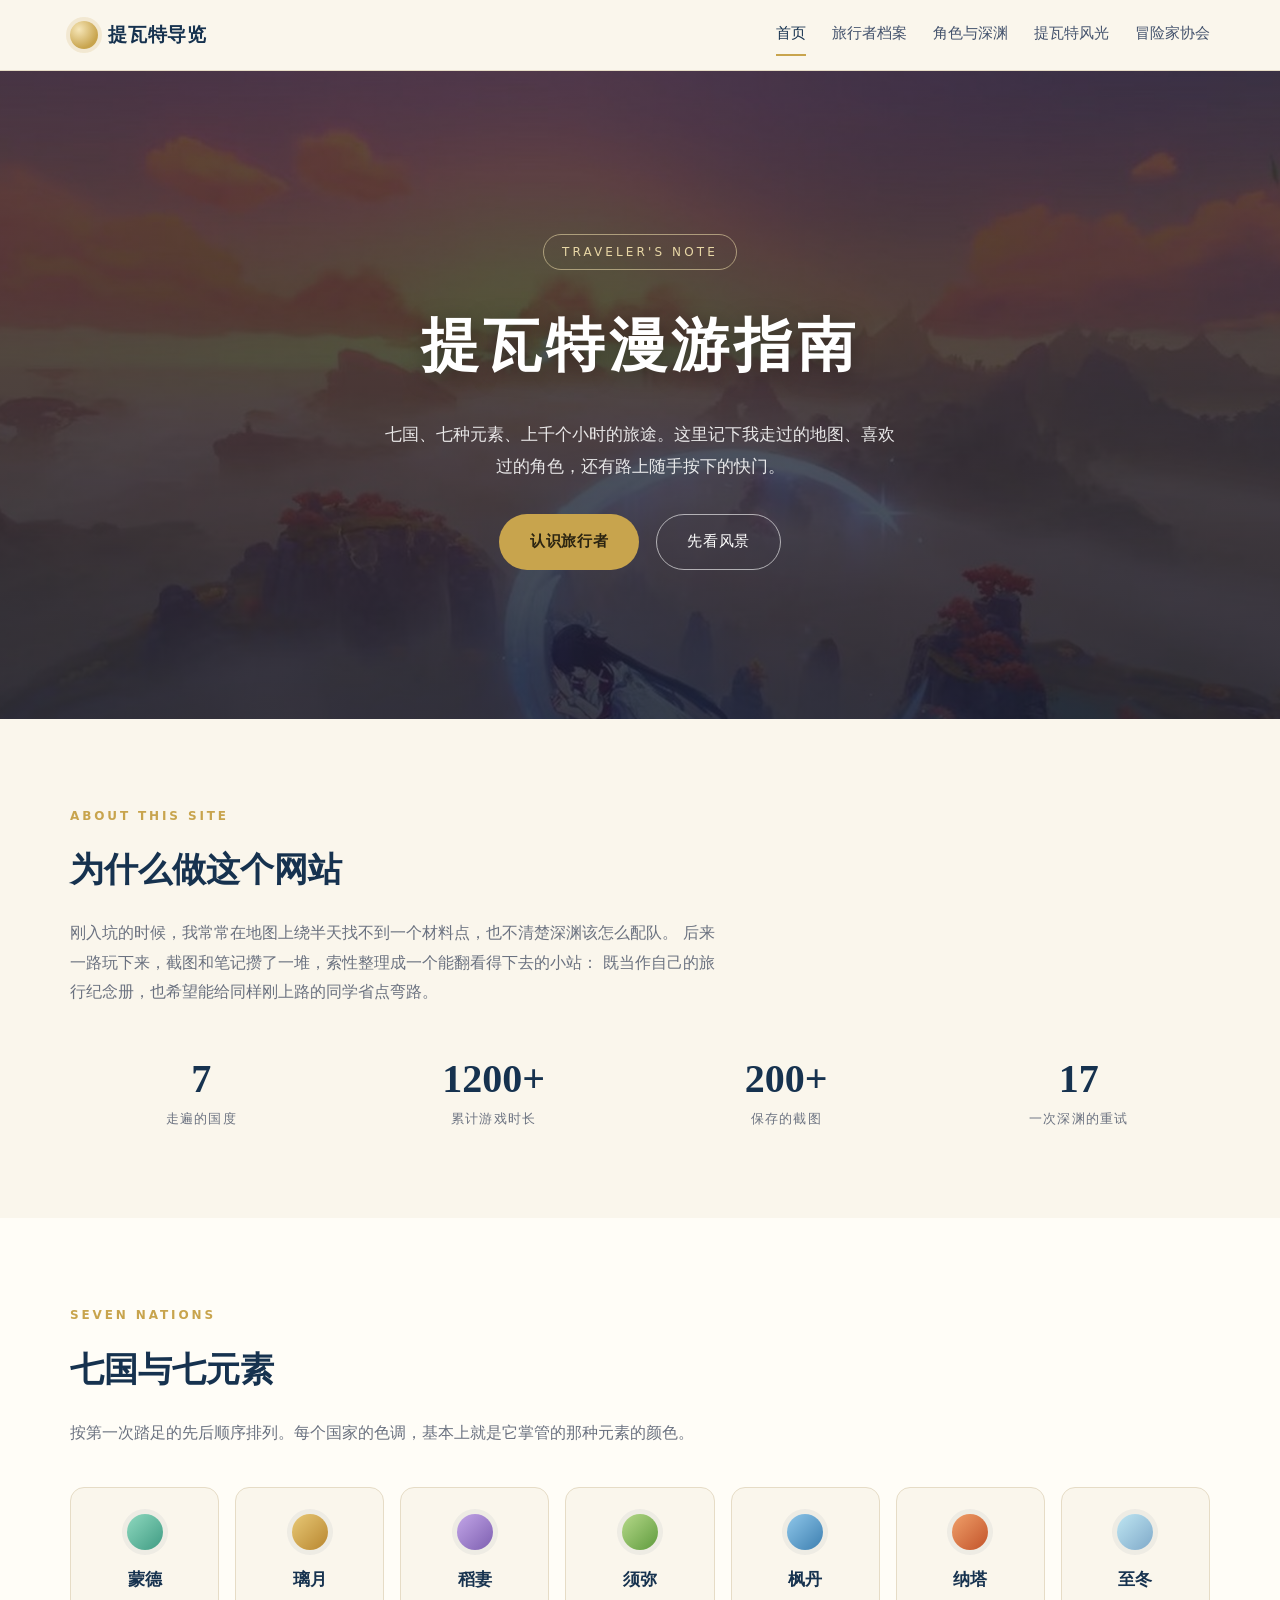
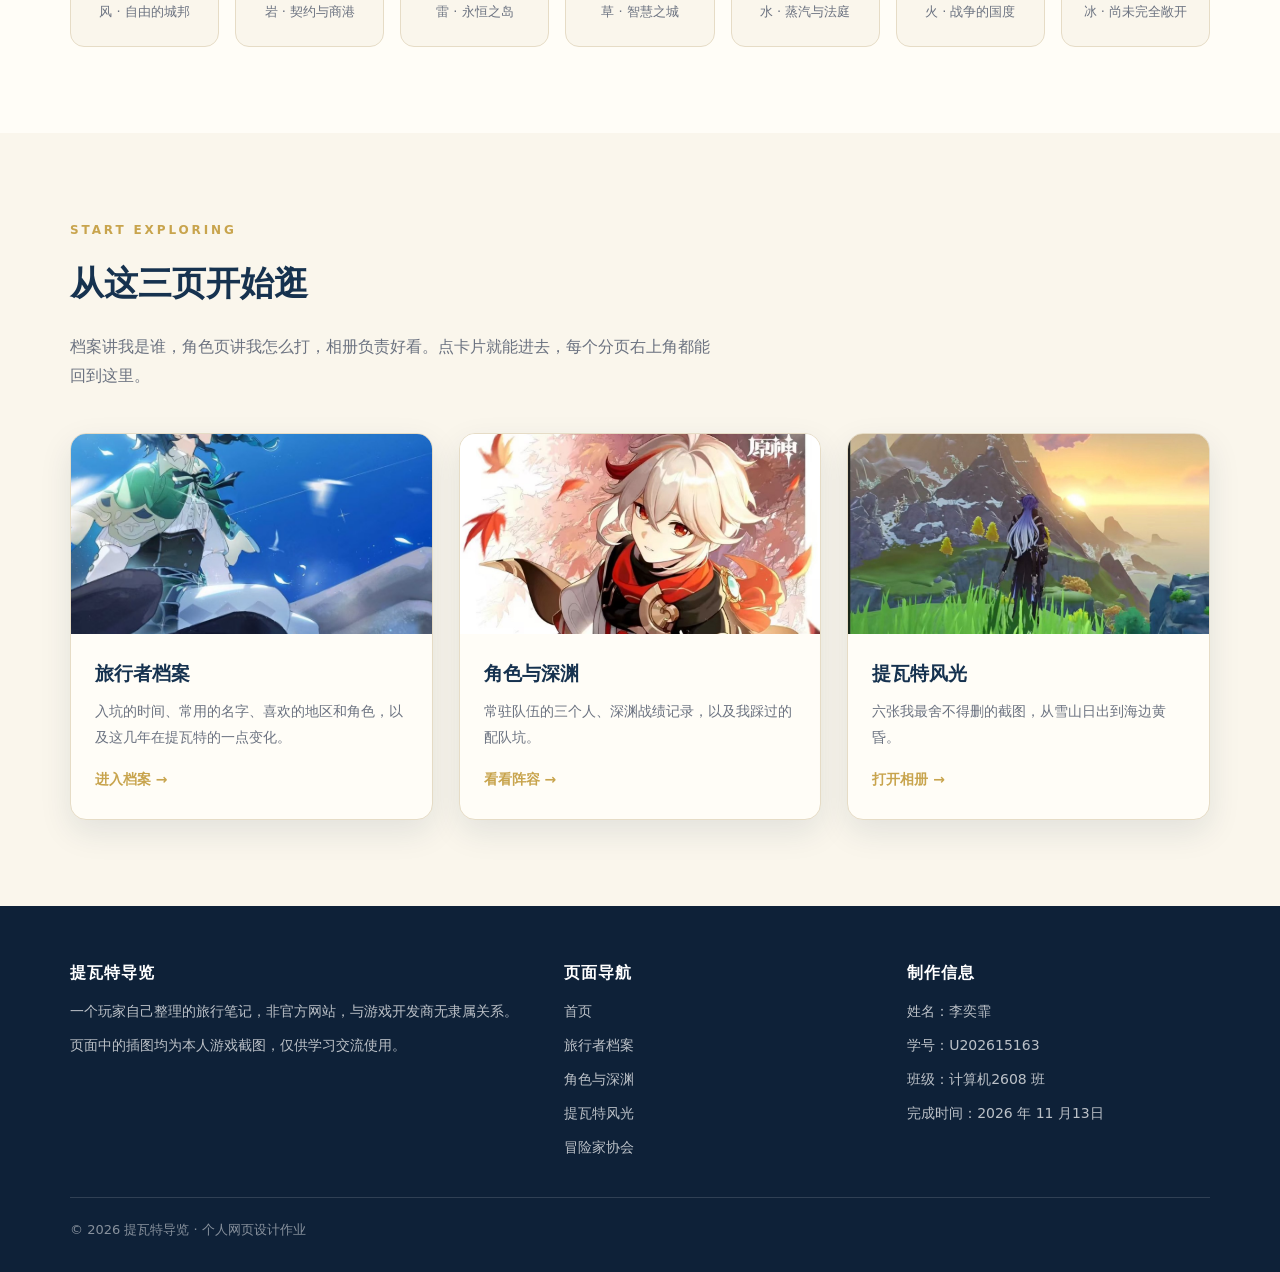
<file: index.html>
<!DOCTYPE html>
<html lang="zh-CN" data-page-node-id="2phUZrm9ifxsktCwcmIQBl" class="js"><head data-page-node-id="AIsQVH3POHKPhMoFk90Rbe">
  <meta charset="UTF-8" data-page-node-id="itfmDGtIKv35LUYoHxHG1B">
  <meta name="viewport" content="width=device-width, initial-scale=1" data-page-node-id="Leh4CH15PwhYDRLGIMuS0s">
  <title>提瓦特导览 · 我的旅行笔记</title>
  <meta name="description" content="记录提瓦特大陆见闻的个人主页：旅行者档案、角色与深渊、风光截图、留言板。" data-page-node-id="vgvmFzz1FX8xfLyForvynf">
  <link rel="stylesheet" href="web/style.css" data-page-node-id="2hOjyv1skD7CcB2WHlQqla">
<style id="__dm_no_drag_style__">* { -webkit-user-drag: none !important; }</style><style id="__dm_bindable_badge_style__">[data-sp-bindable="database"]{outline:1px dashed #0088ff;outline-offset:2px;border-radius:4px;}[data-sp-bindable="database"] *{pointer-events:none !important;transition:none !important;animation:none !important;}[data-sp-bindable="database"]{transition:none !important;animation:none !important;}</style></head>
<body data-page-node-id="Y8OokzKWh0ZSrgRfSlBUnP" style="position: relative;">

<!-- ===== 顶部导航（每个页面都有，链接到各个分页） ===== -->
<header class="nav" data-page-node-id="1aHclqzSlL9jYdbFZfcOcM">
  <div class="container nav-inner" data-page-node-id="WB5mCAgtCnihHfRxU5dgy0">
    <a class="brand" href="index.html" data-page-node-id="0ow5PchYGGqU36kG1fc1Xj"><span class="brand-mark" data-page-node-id="2H9r9zVFGvnBGNvCG9dl6M"></span>提瓦特导览</a>
    <nav class="nav-links" data-page-node-id="0614JhXvdtJ5rhFa26b4Q7">
      <a href="index.html" class="active" data-page-node-id="Wx7yz17JI7dgTsDdxIPJy8">首页</a>
      <a href="web/about.html" data-page-node-id="eaZHritlhCuAReJjjmDg0b">旅行者档案</a>
      <a href="web/hobby.html" data-page-node-id="3WyIp9lk8lBAsORGFbGxL5">角色与深渊</a>
      <a href="web/gallery.html" data-page-node-id="h0WN6AqHg59V7etJ5cYuzM">提瓦特风光</a>
      <a href="web/contact.html" data-page-node-id="NMSwBM1ByEs3DOEtNN2Gde">冒险家协会</a>
    </nav>
  </div>
</header>

<!-- ===== 首屏大图 ===== -->
<section class="hero" data-page-node-id="NeLwOqFph2QAjHSsbqczHc">
  <div class="container hero-inner" data-page-node-id="H4NUxrqEwrwBUGPurJvWRe">
    <span class="tag" data-page-node-id="RgyYSf8v3Vm5ScRKmfsZhb">TRAVELER'S NOTE</span>
    <h1 data-page-node-id="7mCSD7E5YxlX6lowfLFNJI">提瓦特漫游指南</h1>
    <p class="sub" data-page-node-id="1wJEkaynZ62RwlxEsQhBNf">七国、七种元素、上千个小时的旅途。这里记下我走过的地图、喜欢过的角色，还有路上随手按下的快门。</p>
    <a class="btn btn-gold" href="web/about.html" data-page-node-id="IW2W9uEB5TOLggBAchi6Nh">认识旅行者</a>
    <a class="btn btn-ghost" href="web/gallery.html" data-page-node-id="OZwh8tQuXreWqkFg78oVg4">先看风景</a>
  </div>
</section>

<!-- ===== 做站缘由 ===== -->
<section class="section" data-page-node-id="KLvztq5Vu2ysOusSUPN4mN">
  <div class="container" data-page-node-id="VySwLRzggiUbBbWn6UxuzA">
    <p class="eyebrow" data-page-node-id="CQCleqACV7Z9Pi887XaKig">ABOUT THIS SITE</p>
    <h2 class="section-title" data-page-node-id="JlhVNjVCChMCFgOtpCgZup">为什么做这个网站</h2>
    <p class="section-sub" data-page-node-id="DvFeszV3AERlv0lHySzCeE">
      刚入坑的时候，我常常在地图上绕半天找不到一个材料点，也不清楚深渊该怎么配队。
      后来一路玩下来，截图和笔记攒了一堆，索性整理成一个能翻看得下去的小站：
      既当作自己的旅行纪念册，也希望能给同样刚上路的同学省点弯路。
    </p>

    <div class="stats reveal in" data-page-node-id="QSjWB39UnlRPhqtDSeqg60">
      <div class="stat" data-page-node-id="3z2wm9LeAQlpLR4TsnoTRX"><b data-page-node-id="o1kunkjoKjZXb5FHXkO53C">7</b><span data-page-node-id="muZ5dLpjl6ykx6f9gUUUaI">走遍的国度</span></div>
      <div class="stat" data-page-node-id="8Gmt7BcF7ZejiCpmFGEUjH"><b data-page-node-id="fjc3EDfDk7GhNnC4K5gbOp">1200+</b><span data-page-node-id="8zZTQmkiBCFXR3UgHcLbuz">累计游戏时长</span></div>
      <div class="stat" data-page-node-id="zrKHEWcxjFKqyUH7iGtoEG"><b data-page-node-id="JWD4PZIOS2DUTB4BhGVZKq">200+</b><span data-page-node-id="QKoPvUZxAJmTax8nRUjDZt">保存的截图</span></div>
      <div class="stat" data-page-node-id="yyGA3VDkHhO9xYQDYJnVYz"><b data-page-node-id="PP2iDaSrXWH7S00hlXh3rS">17</b><span data-page-node-id="9IFIOO4Z6CmvWJQBsxRFqm">一次深渊的重试</span></div>
    </div>
  </div>
</section>

<!-- ===== 七国概览（纯 CSS 图形，不依赖图片） ===== -->
<section class="section alt" data-page-node-id="vpfk1RSXJItLQ9t4cushzx">
  <div class="container" data-page-node-id="b5M2ZGkS03fEB3VzYVyImh">
    <p class="eyebrow" data-page-node-id="YpD1rIFN85CbfDORPv4RNB">SEVEN NATIONS</p>
    <h2 class="section-title" data-page-node-id="97KI4AWqbjPnT0MZ7LiCto">七国与七元素</h2>
    <p class="section-sub" data-page-node-id="ylmuDs3U9GF3DHO9WUCa6U">按第一次踏足的先后顺序排列。每个国家的色调，基本上就是它掌管的那种元素的颜色。</p>

    <div class="nations reveal in" data-page-node-id="xU3owlAlxtQP0rf6kheiam">
      <div class="nation" data-page-node-id="qC1YuCzdVYXwXNmGFPurja">
        <div class="elem" style="background: linear-gradient(135deg,#8fd9bf,#3f9b83)" data-page-node-id="MpQLKW0JTAO6kXNxe35lYS"></div>
        <h3 data-page-node-id="pCxasZOIw2nfpFtJ3RwTHL">蒙德</h3>
        <p data-page-node-id="Gyt7vkkBABNj3R0nONOgul">风 · 自由的城邦</p>
      </div>
      <div class="nation" data-page-node-id="QlENWKKFPGrBvPIcIDQ5qS">
        <div class="elem" style="background: linear-gradient(135deg,#e8c977,#b8862f)" data-page-node-id="m2XlznNnmRFGuIJpWGTDOz"></div>
        <h3 data-page-node-id="NHPb1Ad2QBJEEBS2QKyRCP">璃月</h3>
        <p data-page-node-id="75643IDBs7RS7IWGySEZxl">岩 · 契约与商港</p>
      </div>
      <div class="nation" data-page-node-id="9qSF0fJVed3p74jai46Ddn">
        <div class="elem" style="background: linear-gradient(135deg,#c3a6e8,#7d5fb0)" data-page-node-id="bQIC6vCAB05WUNnxAh9E0f"></div>
        <h3 data-page-node-id="1D5RfmOahaeqhA1RvYuJwR">稻妻</h3>
        <p data-page-node-id="MRinojHBMIpgEJQlmysKk8">雷 · 永恒之岛</p>
      </div>
      <div class="nation" data-page-node-id="vdrQfZ9A05DnZgnmWn6mKt">
        <div class="elem" style="background: linear-gradient(135deg,#b6d98a,#5f9b3d)" data-page-node-id="B90ojWO8NZ3MhfvElaS69v"></div>
        <h3 data-page-node-id="BFJoIe0bN2ncp4ce21HNyk">须弥</h3>
        <p data-page-node-id="HtAhvaxuz6BJyJw5ihTbjG">草 · 智慧之城</p>
      </div>
      <div class="nation" data-page-node-id="LHESjv36pW90cDbBmKr45f">
        <div class="elem" style="background: linear-gradient(135deg,#8fc7ea,#3d7fb0)" data-page-node-id="5rtYciAQUUYACTVm7G9qMD"></div>
        <h3 data-page-node-id="A9mBxPEwlFBeko8Qg7ND56">枫丹</h3>
        <p data-page-node-id="Oyc7LPWfc5EUDy7jFEdUAi">水 · 蒸汽与法庭</p>
      </div>
      <div class="nation" data-page-node-id="68gFdfwjHQbHY4hXTGQFpa">
        <div class="elem" style="background: linear-gradient(135deg,#f0a06a,#c2532a)" data-page-node-id="gECUxsa7qndgDKcKAAhrdl"></div>
        <h3 data-page-node-id="rsD9KsqCvGU4HyPhlgKmeA">纳塔</h3>
        <p data-page-node-id="HQACkOy1XMwBtNo2QCPi4K">火 · 战争的国度</p>
      </div>
      <div class="nation" data-page-node-id="hcogngMp6ojHhub3KaWkjr">
        <div class="elem" style="background: linear-gradient(135deg,#bfe6f2,#7fa9c9)" data-page-node-id="WStsB9ephDHpqT5q8JGNlZ"></div>
        <h3 data-page-node-id="7E802WO6tJTCxs7G9H34J0">至冬</h3>
        <p data-page-node-id="RGbbr0vdcBJvOhAqU5n7uS">冰 · 尚未完全敞开</p>
      </div>
    </div>
  </div>
</section>

<!-- ===== 三个入口卡片 ===== -->
<section class="section" data-page-node-id="F2qfxNEK4BDDleheFH6ESQ">
  <div class="container" data-page-node-id="KHUKZHtjs7unLpBtEsciYH">
    <p class="eyebrow" data-page-node-id="q2KcltrvCBtRj7sIQDeFVN">START EXPLORING</p>
    <h2 class="section-title" data-page-node-id="Ka7ubNi2V7Br1FgLbCqrjP">从这三页开始逛</h2>
    <p class="section-sub" data-page-node-id="bKYtjiF5jo7BDGe12TqNgF">档案讲我是谁，角色页讲我怎么打，相册负责好看。点卡片就能进去，每个分页右上角都能回到这里。</p>

    <div class="cards reveal in" data-page-node-id="bDnQxLWQ2TDM1c1GdSRBe6">
      <a class="card" href="web/about.html" data-page-node-id="TI1gUS7nzoOF2DTHauD7hu">
        <img src="image/avatar.jpg" alt="旅行者头像" data-page-node-id="B4RCkMgmHqCIKMwR5AP5Gy">
        <div class="card-body" data-page-node-id="dhFrLhIhA7Cq195wZoZa0Q">
          <h3 data-page-node-id="zSmvhuopidJ2fJkmdZtZ4G">旅行者档案</h3>
          <p data-page-node-id="l9UwWGvf0JK5MHvV4wSlty">入坑的时间、常用的名字、喜欢的地区和角色，以及这几年在提瓦特的一点变化。</p>
          <span class="more" data-page-node-id="6WcEviPwAsV6SE0QhL3oOv">进入档案 →</span>
        </div>
      </a>

      <a class="card" href="web/hobby.html" data-page-node-id="y2HDQtTDxhFgcAy3g12yTS">
        <img src="image/char1.jpg" alt="角色与深渊挑战" data-page-node-id="9U0hOpjYSwYZMqCo7GRYLm">
        <div class="card-body" data-page-node-id="foWX7JykBZHZjQKSjBHNNz">
          <h3 data-page-node-id="njsBMpirLZqMG2z8Bv124B">角色与深渊</h3>
          <p data-page-node-id="PFpOIZGmorvx2WDDGmnEz3">常驻队伍的三个人、深渊战绩记录，以及我踩过的配队坑。</p>
          <span class="more" data-page-node-id="fkRvwOhACiZKifNIMxnC6H">看看阵容 →</span>
        </div>
      </a>

      <a class="card" href="web/gallery.html" data-page-node-id="MAxnvwOvPSOEXaM6ynzDyh">
        <img src="image/g1.jpg" alt="提瓦特风光" data-page-node-id="w9EyPV4joNiIQLJ0leYgtU">
        <div class="card-body" data-page-node-id="MDAwta52nDtcUWXXhluZG8">
          <h3 data-page-node-id="bl5jgKpBFXh6ezUctFTPgD">提瓦特风光</h3>
          <p data-page-node-id="5Pw8ETKKfODMBze9CdCAnO">六张我最舍不得删的截图，从雪山日出到海边黄昏。</p>
          <span class="more" data-page-node-id="Yxai2xbvQofder0GUeteY0">打开相册 →</span>
        </div>
      </a>
    </div>
  </div>
</section>

<!-- ===== 页脚（每个页面都一样） ===== -->
<footer class="footer" data-page-node-id="12eGsggFkdqiMQpyUu2FS8">
  <div class="container" data-page-node-id="9wod4W7vgjfkQvUNuiEsTg">
    <div class="footer-inner" data-page-node-id="LMTFBDOZnZR8GedYmIA7eV">
      <div data-page-node-id="KmNUG72xD7tHEjJpM4RlSP">
        <h4 data-page-node-id="RREzDArUNnmQe33Eszk9je">提瓦特导览</h4>
        <p data-page-node-id="5l24R5B9fBtOZjWyM9y19h">一个玩家自己整理的旅行笔记，非官方网站，与游戏开发商无隶属关系。</p>
        <p data-page-node-id="D3uqG6q1Oi8oROJP6Jsc6r">页面中的插图均为本人游戏截图，仅供学习交流使用。</p>
      </div>
      <div data-page-node-id="QRTIQFVxX2NP2xdIRxavdM">
        <h4 data-page-node-id="tDMRT4DXyYfvtQ97fZNq1o">页面导航</h4>
        <div class="footer-links" data-page-node-id="bNanWg5JbHGToI8Fpl9Egt">
          <a href="index.html" data-page-node-id="cjRGm3DW6rx8tEFpvqQKew">首页</a>
          <a href="web/about.html" data-page-node-id="sHGbBNPaLdToZO3BhAObWo">旅行者档案</a>
          <a href="web/hobby.html" data-page-node-id="wHO4lnX2hyKwva06jdkElw">角色与深渊</a>
          <a href="web/gallery.html" data-page-node-id="5UnHzBpCDLMfR1Qk4pvXvM">提瓦特风光</a>
          <a href="web/contact.html" data-page-node-id="HJkknOi1hpHKLaNsq7ARjO">冒险家协会</a>
        </div>
      </div>
      <div data-page-node-id="Fpp2BvZrV1hCHpkKjKTYUu">
        <h4 data-page-node-id="wflQiVQclhwUBeeHq5ZAOh">制作信息</h4>
        <p data-page-node-id="LGKS38C2mD93b4Rt0qC0gw" style="">姓名：李奕霏​</p>
        <p data-page-node-id="hUzyUMAzrKCRLRvNJrawFP" style="">学号：U202615163​</p>
        <p data-page-node-id="uRWJ0S7PQddYtl6ENMG78b" style="">班级：计算机2608 班​</p>
        <p data-page-node-id="1CUcF76xgOfg4e4prgfXsP" style="">完成时间：2026 年 11 月13日​​</p>
      </div>
    </div>
    <div class="footer-bottom" data-page-node-id="BwLXJB0rH9XEawXSqPzwAj">
      <span data-page-node-id="aIZqYnzbV6UIDfuM5fS9J3">© 2026 提瓦特导览 · 个人网页设计作业</span>
      <span data-page-node-id="LgzXpGOu3awPRdG5e16M9k" style="white-space: pre-wrap;"></span>
    </div>
  </div>
</footer>

<button id="toTop" title="回到顶部" data-page-node-id="9ZktBRCz5nM20CEWfAACpw" class="show">↑</button>
<script src="web/main.js"></script>


</body></html>
</file>
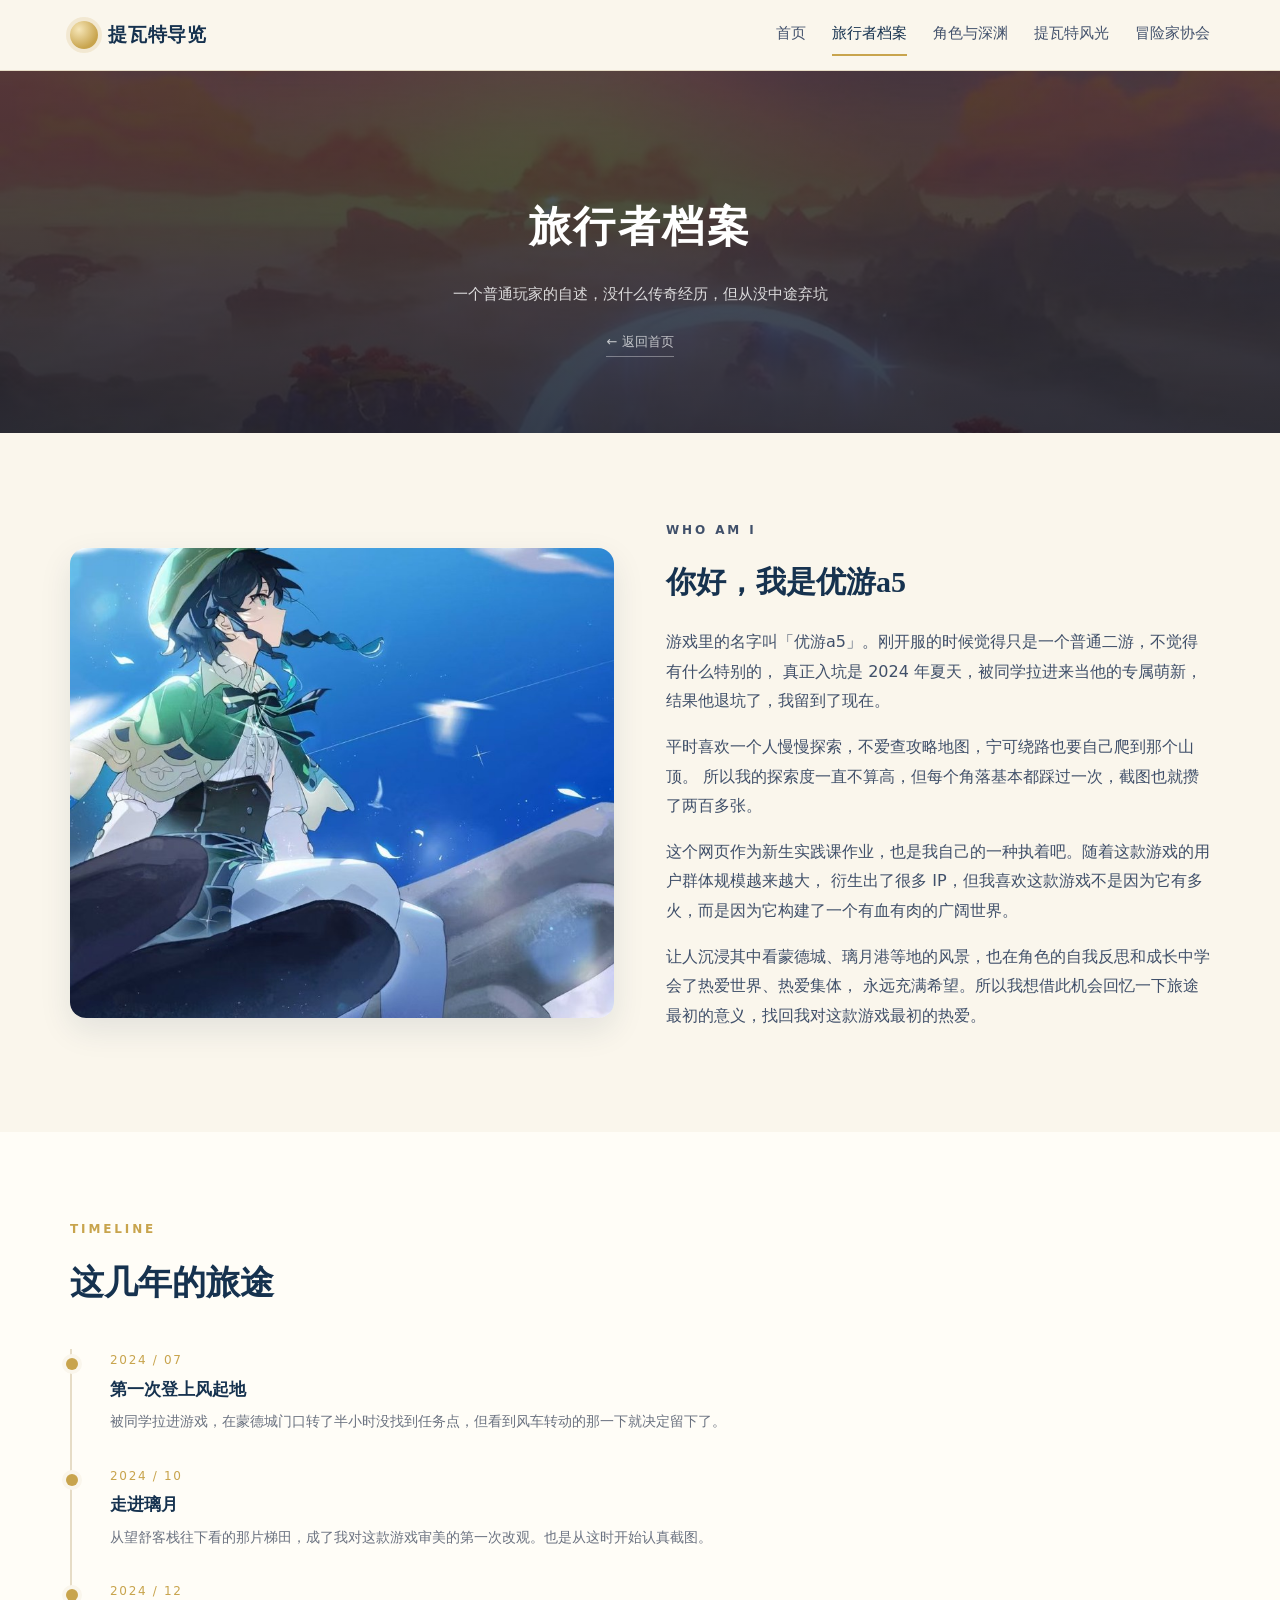
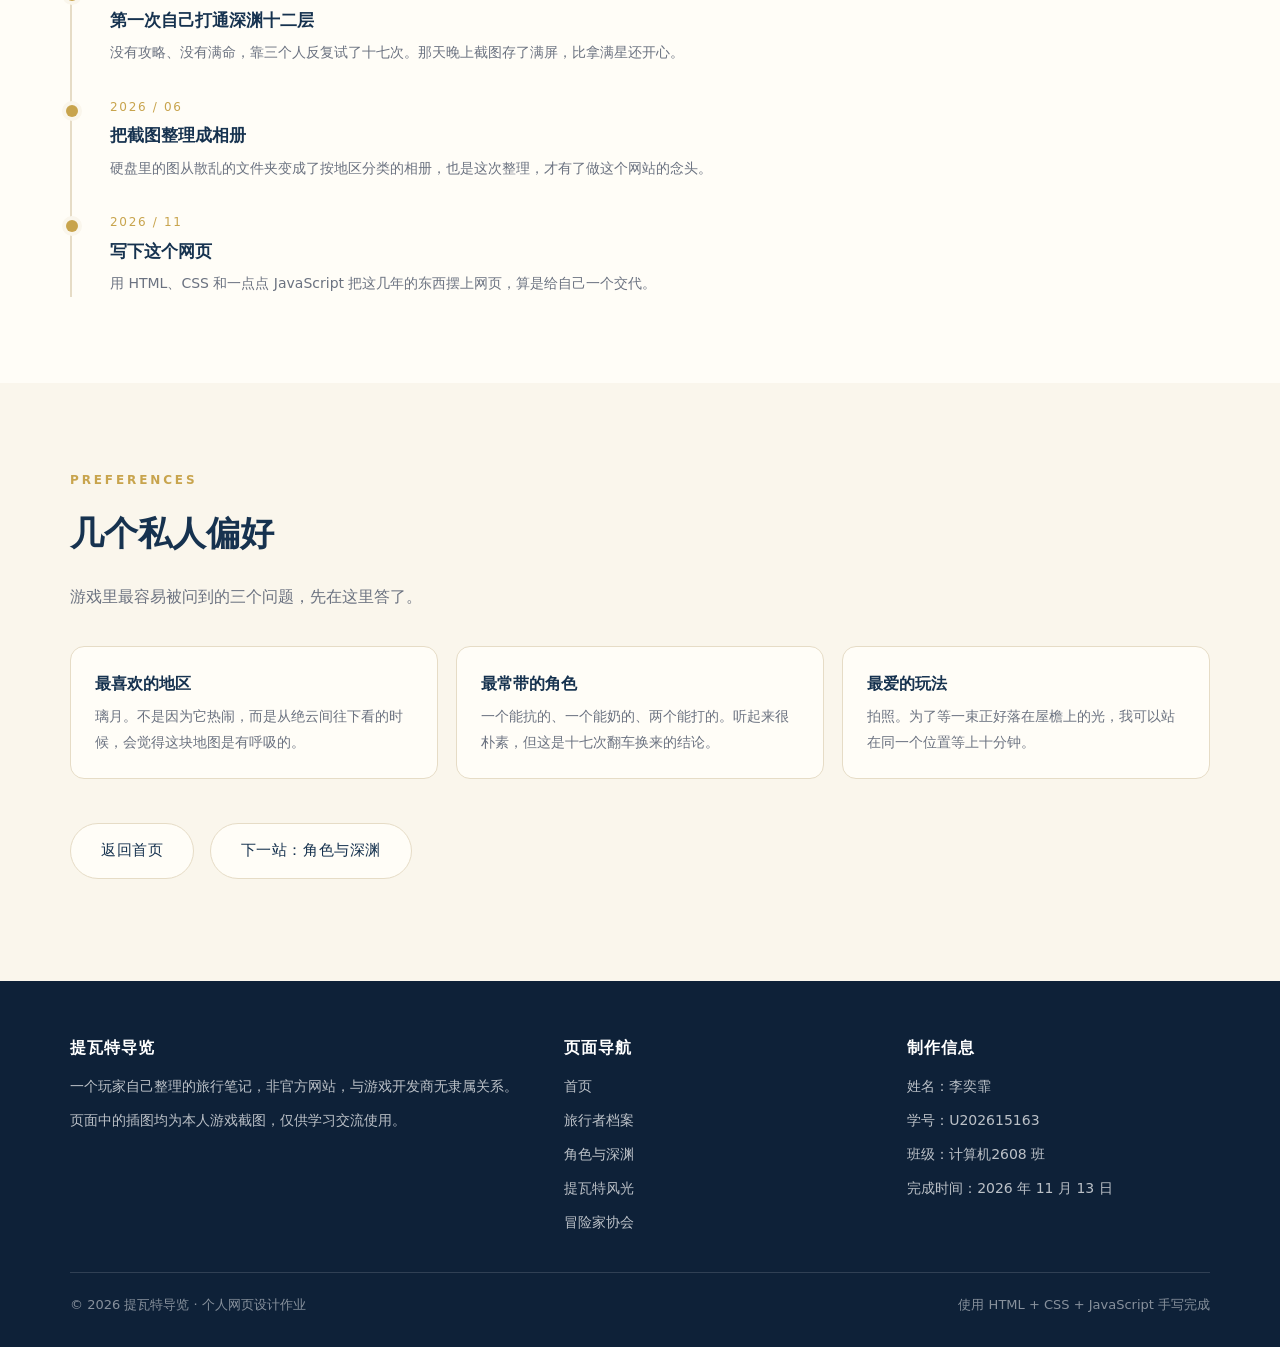
<file: web/about.html>
<!DOCTYPE html>
<html lang="zh-CN">
<head>
  <meta charset="UTF-8">
  <meta name="viewport" content="width=device-width, initial-scale=1">
  <title>旅行者档案 · 提瓦特导览</title>
  <meta name="description" content="关于这位旅行者：入坑时间、喜欢的地区与角色、这几年在提瓦特的变化。">
  <link rel="stylesheet" href="style.css">
</head>
<body>

<header class="nav">
  <div class="container nav-inner">
    <a class="brand" href="../index.html"><span class="brand-mark"></span>提瓦特导览</a>
    <nav class="nav-links">
      <a href="../index.html">首页</a>
      <a href="about.html" class="active">旅行者档案</a>
      <a href="hobby.html">角色与深渊</a>
      <a href="gallery.html">提瓦特风光</a>
      <a href="contact.html">冒险家协会</a>
    </nav>
  </div>
</header>

<section class="page-head">
  <div class="container inner">
    <h1>旅行者档案</h1>
    <p>一个普通玩家的自述，没什么传奇经历，但从没中途弃坑</p>
    <a class="crumb" href="../index.html">← 返回首页</a>
  </div>
</section>

<!-- 图文分栏 -->
<section class="section">
  <div class="container">
    <div class="split">
      <div class="split-media">
        <img src="../image/avatar.jpg" alt="旅行者头像">
      </div>
      <div>
        <p class="eyebrow">WHO AM I</p>
        <h2>你好，我是优游a5</h2>
        <p>
          游戏里的名字叫「优游a5」。刚开服的时候觉得只是一个普通二游，不觉得有什么特别的，
          真正入坑是 2024 年夏天，被同学拉进来当他的专属萌新，
          结果他退坑了，我留到了现在。
        </p>
        <p>
          平时喜欢一个人慢慢探索，不爱查攻略地图，宁可绕路也要自己爬到那个山顶。
          所以我的探索度一直不算高，但每个角落基本都踩过一次，截图也就攒了两百多张。
        </p>
        <p>
          这个网页作为新生实践课作业，也是我自己的一种执着吧。随着这款游戏的用户群体规模越来越大，
          衍生出了很多 IP，但我喜欢这款游戏不是因为它有多火，而是因为它构建了一个有血有肉的广阔世界。
        </p>
        <p>
          让人沉浸其中看蒙德城、璃月港等地的风景，也在角色的自我反思和成长中学会了热爱世界、热爱集体，
          永远充满希望。所以我想借此机会回忆一下旅途最初的意义，找回我对这款游戏最初的热爱。
        </p>
      </div>
    </div>
  </div>
</section>

<!-- 时间轴 -->
<section class="section alt">
  <div class="container">
    <p class="eyebrow">TIMELINE</p>
    <h2 class="section-title">这几年的旅途</h2>

    <ul class="timeline reveal">
      <li>
        <span>2024 / 07</span>
        <b>第一次登上风起地</b>
        <p>被同学拉进游戏，在蒙德城门口转了半小时没找到任务点，但看到风车转动的那一下就决定留下了。</p>
      </li>
      <li>
        <span>2024 / 10</span>
        <b>走进璃月</b>
        <p>从望舒客栈往下看的那片梯田，成了我对这款游戏审美的第一次改观。也是从这时开始认真截图。</p>
      </li>
      <li>
        <span>2024 / 12</span>
        <b>第一次自己打通深渊十二层</b>
        <p>没有攻略、没有满命，靠三个人反复试了十七次。那天晚上截图存了满屏，比拿满星还开心。</p>
      </li>
      <li>
        <span>2026 / 06</span>
        <b>把截图整理成相册</b>
        <p>硬盘里的图从散乱的文件夹变成了按地区分类的相册，也是这次整理，才有了做这个网站的念头。</p>
      </li>
      <li>
        <span>2026 / 11</span>
        <b>写下这个网页</b>
        <p>用 HTML、CSS 和一点点 JavaScript 把这几年的东西摆上网页，算是给自己一个交代。</p>
      </li>
    </ul>
  </div>
</section>

<!-- 小卡片 -->
<section class="section">
  <div class="container">
    <p class="eyebrow">PREFERENCES</p>
    <h2 class="section-title">几个私人偏好</h2>
    <p class="section-sub">游戏里最容易被问到的三个问题，先在这里答了。</p>

    <div class="mini-list reveal">
      <div class="mini">
        <h4>最喜欢的地区</h4>
        <p>璃月。不是因为它热闹，而是从绝云间往下看的时候，会觉得这块地图是有呼吸的。</p>
      </div>
      <div class="mini">
        <h4>最常带的角色</h4>
        <p>一个能抗的、一个能奶的、两个能打的。听起来很朴素，但这是十七次翻车换来的结论。</p>
      </div>
      <div class="mini">
        <h4>最爱的玩法</h4>
        <p>拍照。为了等一束正好落在屋檐上的光，我可以站在同一个位置等上十分钟。</p>
      </div>
    </div>

    <p style="margin-top:44px">
      <a class="btn btn-line" href="../index.html">返回首页</a>
      <a class="btn btn-line" href="hobby.html" style="margin-left:10px">下一站：角色与深渊</a>
    </p>
  </div>
</section>

<footer class="footer">
  <div class="container">
    <div class="footer-inner">
      <div>
        <h4>提瓦特导览</h4>
        <p>一个玩家自己整理的旅行笔记，非官方网站，与游戏开发商无隶属关系。</p>
        <p>页面中的插图均为本人游戏截图，仅供学习交流使用。</p>
      </div>
      <div>
        <h4>页面导航</h4>
        <div class="footer-links">
          <a href="../index.html">首页</a>
          <a href="about.html">旅行者档案</a>
          <a href="hobby.html">角色与深渊</a>
          <a href="gallery.html">提瓦特风光</a>
          <a href="contact.html">冒险家协会</a>
        </div>
      </div>
      <div>
        <h4>制作信息</h4>
        <p>姓名：李奕霏</p>
        <p>学号：U202615163</p>
        <p>班级：计算机2608 班</p>
        <p>完成时间：2026 年 11 月 13 日</p>
      </div>
    </div>
    <div class="footer-bottom">
      <span>© 2026 提瓦特导览 · 个人网页设计作业</span>
      <span>使用 HTML + CSS + JavaScript 手写完成</span>
    </div>
  </div>
</footer>

<button id="toTop" title="回到顶部">↑</button>
<script src="main.js"></script>
</body>
</html>
</file>
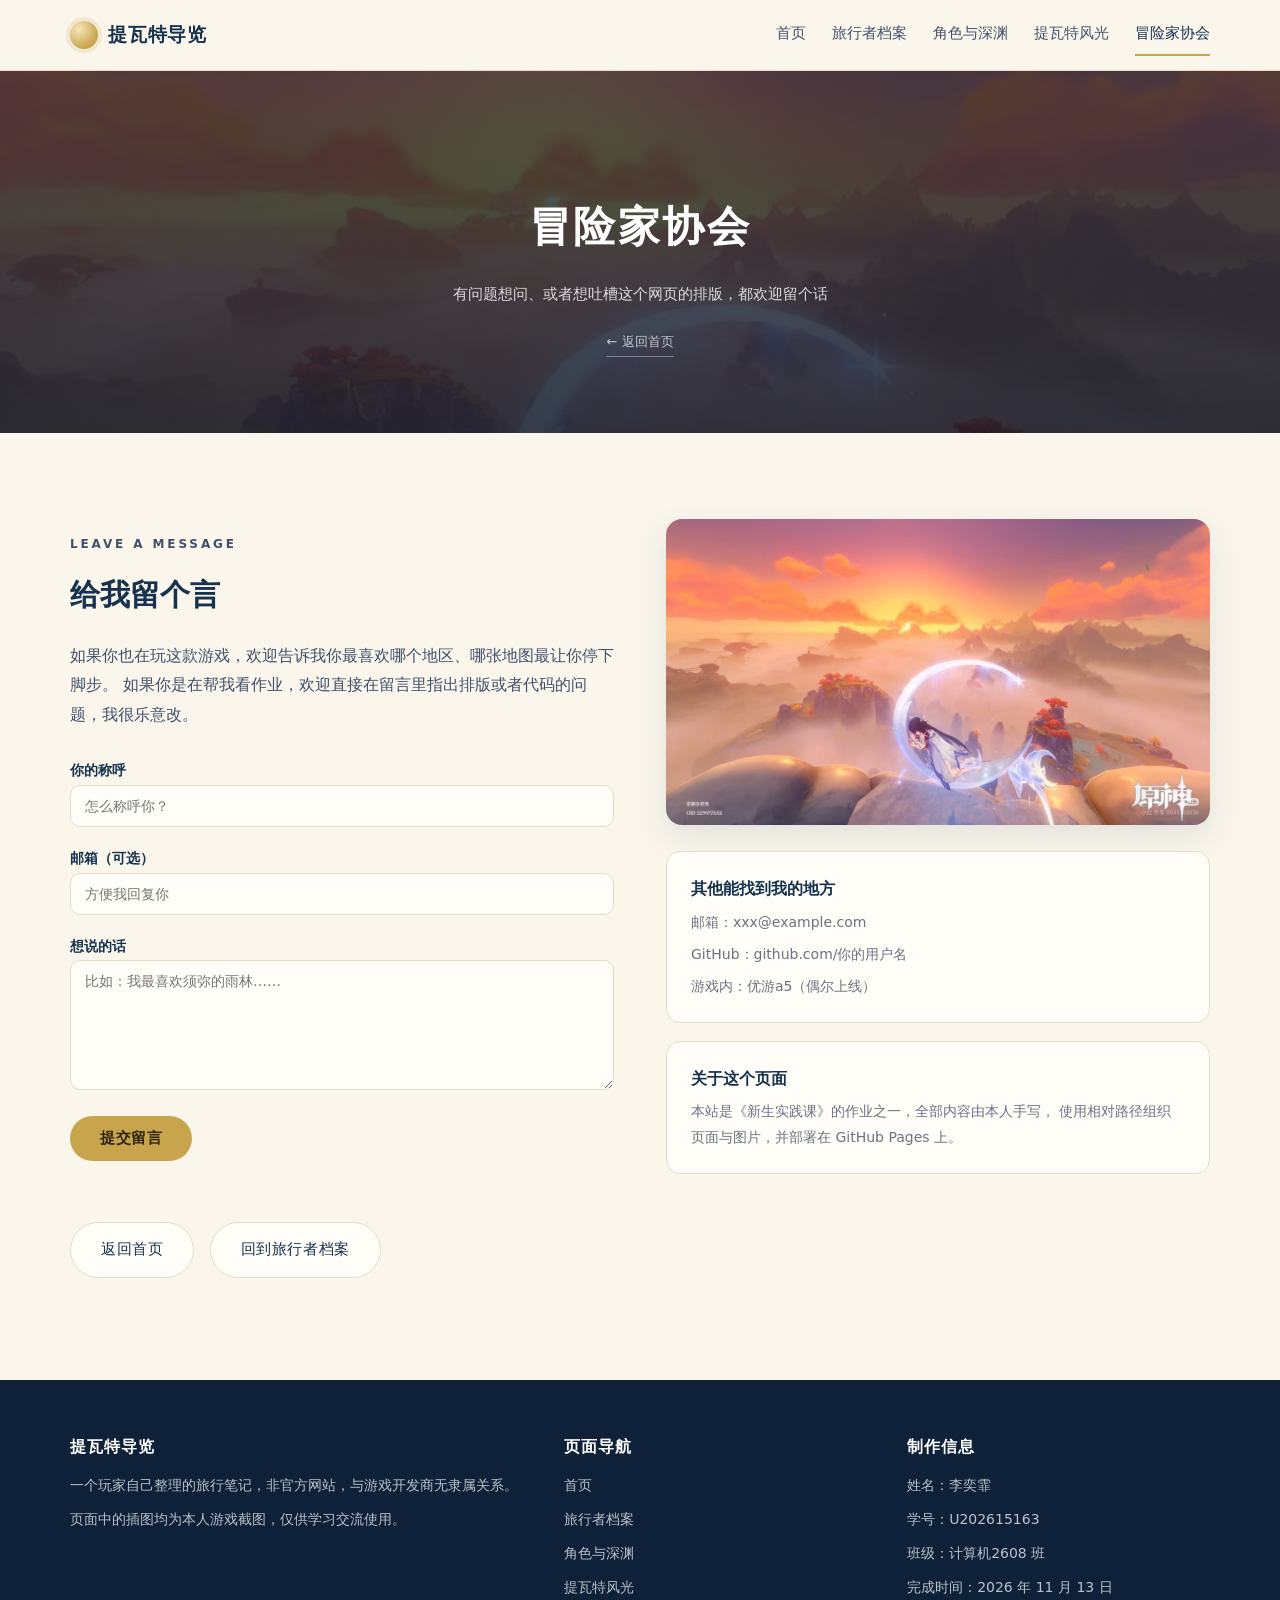
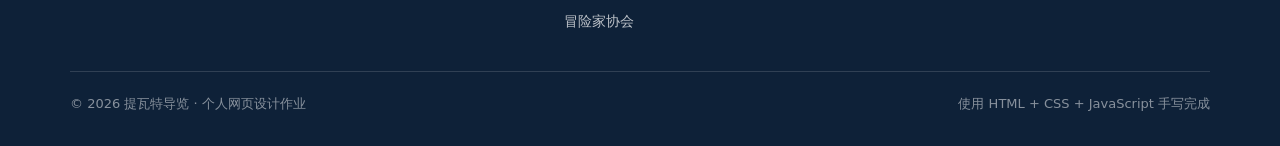
<file: web/contact.html>
<!DOCTYPE html>
<html lang="zh-CN">
<head>
  <meta charset="UTF-8">
  <meta name="viewport" content="width=device-width, initial-scale=1">
  <title>冒险家协会 · 提瓦特导览</title>
  <meta name="description" content="留言板与联系方式，欢迎交流游戏心得和网页设计建议。">
  <link rel="stylesheet" href="style.css">
</head>
<body>

<header class="nav">
  <div class="container nav-inner">
    <a class="brand" href="../index.html"><span class="brand-mark"></span>提瓦特导览</a>
    <nav class="nav-links">
      <a href="../index.html">首页</a>
      <a href="about.html">旅行者档案</a>
      <a href="hobby.html">角色与深渊</a>
      <a href="gallery.html">提瓦特风光</a>
      <a href="contact.html" class="active">冒险家协会</a>
    </nav>
  </div>
</header>

<section class="page-head">
  <div class="container inner">
    <h1>冒险家协会</h1>
    <p>有问题想问、或者想吐槽这个网页的排版，都欢迎留个话</p>
    <a class="crumb" href="../index.html">← 返回首页</a>
  </div>
</section>

<section class="section">
  <div class="container">
    <div class="split">
      <div>
        <p class="eyebrow">LEAVE A MESSAGE</p>
        <h2>给我留个言</h2>
        <p>
          如果你也在玩这款游戏，欢迎告诉我你最喜欢哪个地区、哪张地图最让你停下脚步。
          如果你是在帮我看作业，欢迎直接在留言里指出排版或者代码的问题，我很乐意改。
        </p>

        <form class="form" onsubmit="alert('这是作业用的静态页面，留言不会真的发送出去。\n需要联系我的话，请用右侧的方式。'); return false;">
          <div>
            <label for="nickname">你的称呼</label>
            <input type="text" id="nickname" name="nickname" placeholder="怎么称呼你？" required>
          </div>
          <div>
            <label for="email">邮箱（可选）</label>
            <input type="email" id="email" name="email" placeholder="方便我回复你">
          </div>
          <div>
            <label for="msg">想说的话</label>
            <textarea id="msg" name="msg" placeholder="比如：我最喜欢须弥的雨林……" required></textarea>
          </div>
          <div>
            <button type="submit" class="btn btn-gold" style="border:none;cursor:pointer">提交留言</button>
          </div>
        </form>
      </div>

      <div>
        <div class="split-media" style="margin-bottom:26px">
          <img src="../image/g3.jpg" alt="旅途中的风景">
        </div>

        <div class="mini">
          <h4>其他能找到我的地方</h4>
          <p style="margin-bottom:6px">邮箱：xxx@example.com</p>
          <p style="margin-bottom:6px">GitHub：github.com/你的用户名</p>
          <p style="margin-bottom:0">游戏内：优游a5（偶尔上线）</p>
        </div>

        <div class="mini" style="margin-top:18px">
          <h4>关于这个页面</h4>
          <p>
            本站是《新生实践课》的作业之一，全部内容由本人手写，
            使用相对路径组织页面与图片，并部署在 GitHub Pages 上。
          </p>
        </div>
      </div>
    </div>

    <p style="margin-top:48px">
      <a class="btn btn-line" href="../index.html">返回首页</a>
      <a class="btn btn-line" href="about.html" style="margin-left:10px">回到旅行者档案</a>
    </p>
  </div>
</section>

<footer class="footer">
  <div class="container">
    <div class="footer-inner">
      <div>
        <h4>提瓦特导览</h4>
        <p>一个玩家自己整理的旅行笔记，非官方网站，与游戏开发商无隶属关系。</p>
        <p>页面中的插图均为本人游戏截图，仅供学习交流使用。</p>
      </div>
      <div>
        <h4>页面导航</h4>
        <div class="footer-links">
          <a href="../index.html">首页</a>
          <a href="about.html">旅行者档案</a>
          <a href="hobby.html">角色与深渊</a>
          <a href="gallery.html">提瓦特风光</a>
          <a href="contact.html">冒险家协会</a>
        </div>
      </div>
      <div>
        <h4>制作信息</h4>
        <p>姓名：李奕霏</p>
        <p>学号：U202615163</p>
        <p>班级：计算机2608 班</p>
        <p>完成时间：2026 年 11 月 13 日</p>
      </div>
    </div>
    <div class="footer-bottom">
      <span>© 2026 提瓦特导览 · 个人网页设计作业</span>
      <span>使用 HTML + CSS + JavaScript 手写完成</span>
    </div>
  </div>
</footer>

<button id="toTop" title="回到顶部">↑</button>
<script src="main.js"></script>
</body>
</html>
</file>
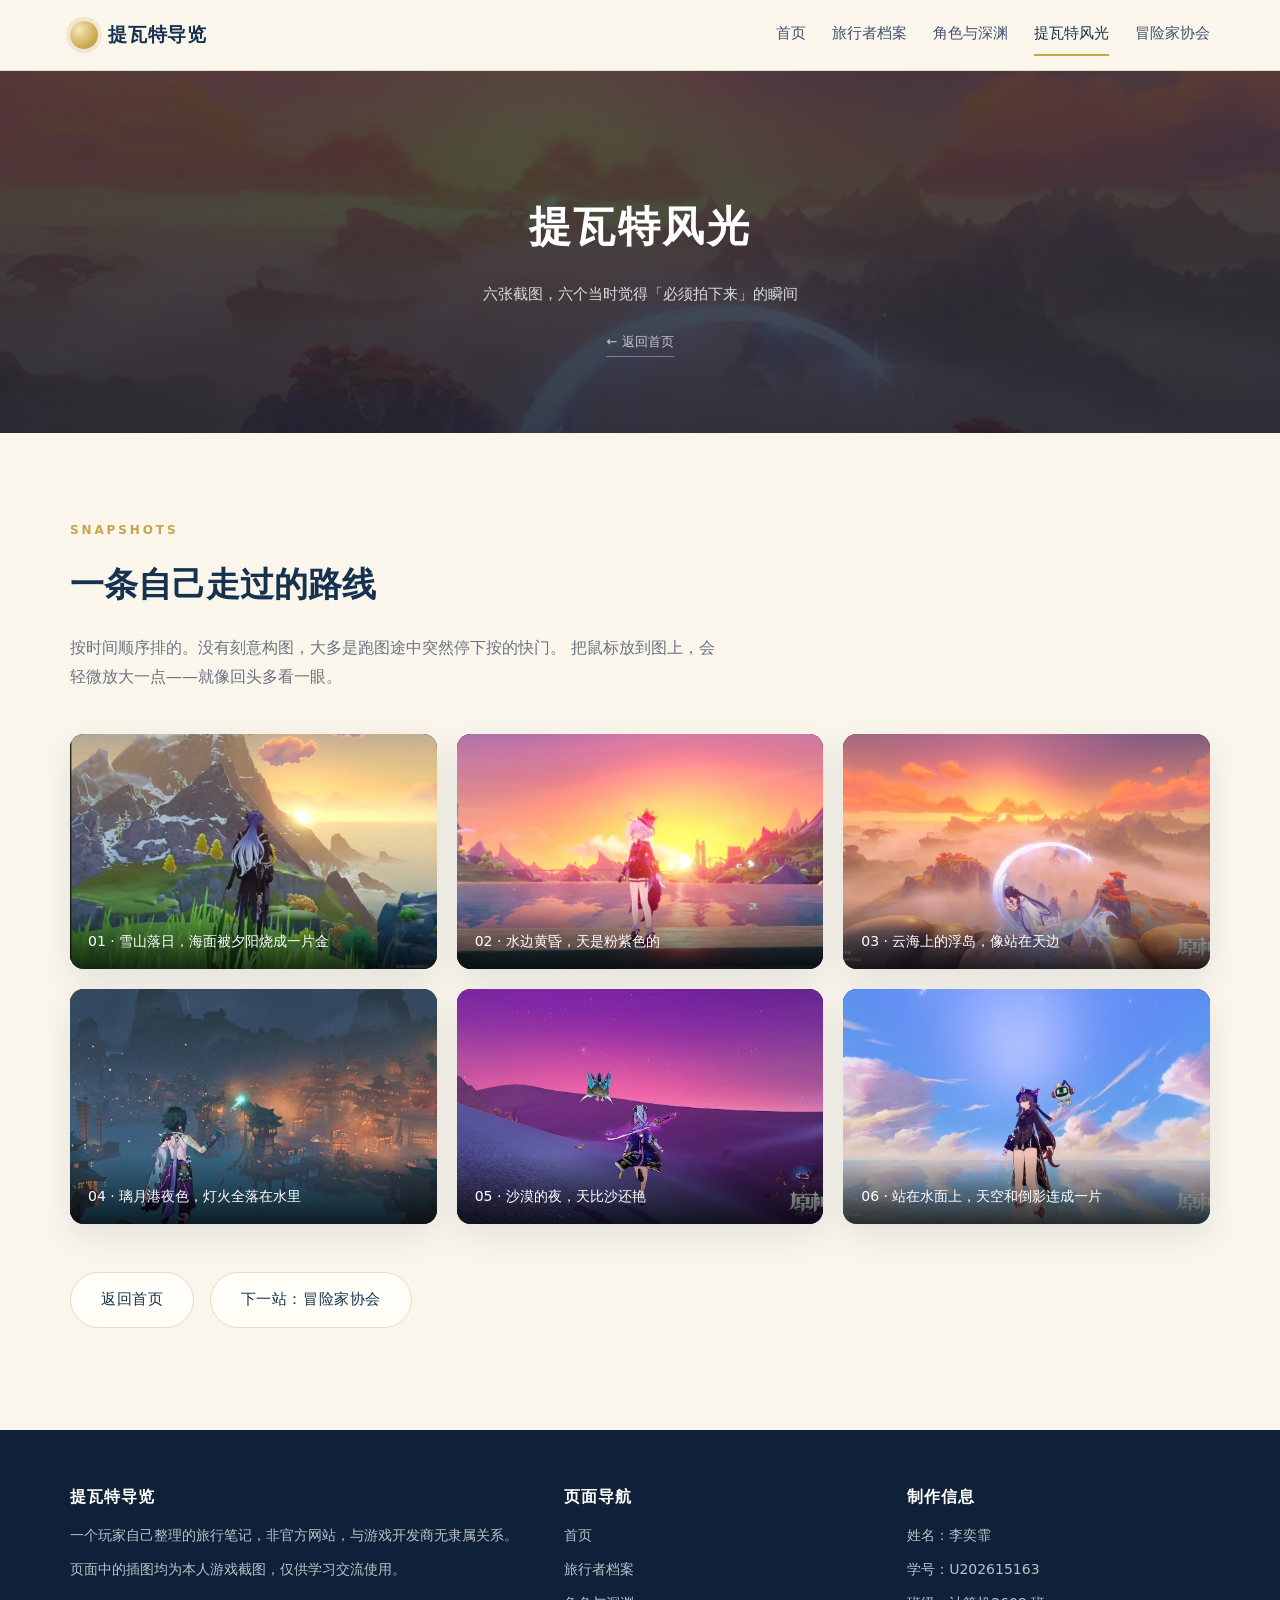
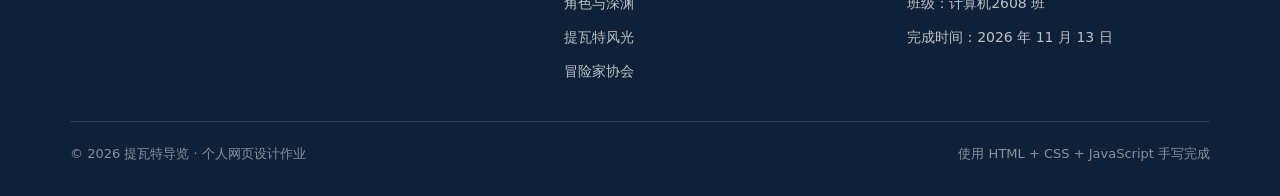
<file: web/gallery.html>
<!DOCTYPE html>
<html lang="zh-CN">
<head>
  <meta charset="UTF-8">
  <meta name="viewport" content="width=device-width, initial-scale=1">
  <title>提瓦特风光 · 提瓦特导览</title>
  <meta name="description" content="六张最舍不得删的游戏截图，从雪山日出到海边黄昏。">
  <link rel="stylesheet" href="style.css">
</head>
<body>

<header class="nav">
  <div class="container nav-inner">
    <a class="brand" href="../index.html"><span class="brand-mark"></span>提瓦特导览</a>
    <nav class="nav-links">
      <a href="../index.html">首页</a>
      <a href="about.html">旅行者档案</a>
      <a href="hobby.html">角色与深渊</a>
      <a href="gallery.html" class="active">提瓦特风光</a>
      <a href="contact.html">冒险家协会</a>
    </nav>
  </div>
</header>

<section class="page-head">
  <div class="container inner">
    <h1>提瓦特风光</h1>
    <p>六张截图，六个当时觉得「必须拍下来」的瞬间</p>
    <a class="crumb" href="../index.html">← 返回首页</a>
  </div>
</section>

<section class="section">
  <div class="container">
    <p class="eyebrow">SNAPSHOTS</p>
    <h2 class="section-title">一条自己走过的路线</h2>
    <p class="section-sub">
      按时间顺序排的。没有刻意构图，大多是跑图途中突然停下按的快门。
      把鼠标放到图上，会轻微放大一点——就像回头多看一眼。
    </p>

    <div class="gallery reveal">
      <figure class="shot">
        <img src="../image/g1.jpg" alt="雪山落日">
        <figcaption>01 · 雪山落日，海面被夕阳烧成一片金</figcaption>
      </figure>

      <figure class="shot">
        <img src="../image/g2.jpg" alt="水边黄昏">
        <figcaption>02 · 水边黄昏，天是粉紫色的</figcaption>
      </figure>

      <figure class="shot">
        <img src="../image/g3.jpg" alt="云海浮岛">
        <figcaption>03 · 云海上的浮岛，像站在天边</figcaption>
      </figure>

      <figure class="shot">
        <img src="../image/g4.jpg" alt="璃月港夜色">
        <figcaption>04 · 璃月港夜色，灯火全落在水里</figcaption>
      </figure>

      <figure class="shot">
        <img src="../image/g5.jpg" alt="沙漠之夜">
        <figcaption>05 · 沙漠的夜，天比沙还艳</figcaption>
      </figure>

      <figure class="shot">
        <img src="../image/g6.jpg" alt="水面天空">
        <figcaption>06 · 站在水面上，天空和倒影连成一片</figcaption>
      </figure>
    </div>

    <p style="margin-top:48px">
      <a class="btn btn-line" href="../index.html">返回首页</a>
      <a class="btn btn-line" href="contact.html" style="margin-left:10px">下一站：冒险家协会</a>
    </p>
  </div>
</section>

<footer class="footer">
  <div class="container">
    <div class="footer-inner">
      <div>
        <h4>提瓦特导览</h4>
        <p>一个玩家自己整理的旅行笔记，非官方网站，与游戏开发商无隶属关系。</p>
        <p>页面中的插图均为本人游戏截图，仅供学习交流使用。</p>
      </div>
      <div>
        <h4>页面导航</h4>
        <div class="footer-links">
          <a href="../index.html">首页</a>
          <a href="about.html">旅行者档案</a>
          <a href="hobby.html">角色与深渊</a>
          <a href="gallery.html">提瓦特风光</a>
          <a href="contact.html">冒险家协会</a>
        </div>
      </div>
      <div>
        <h4>制作信息</h4>
        <p>姓名：李奕霏</p>
        <p>学号：U202615163</p>
        <p>班级：计算机2608 班</p>
        <p>完成时间：2026 年 11 月 13 日</p>
      </div>
    </div>
    <div class="footer-bottom">
      <span>© 2026 提瓦特导览 · 个人网页设计作业</span>
      <span>使用 HTML + CSS + JavaScript 手写完成</span>
    </div>
  </div>
</footer>

<button id="toTop" title="回到顶部">↑</button>
<script src="main.js"></script>
</body>
</html>
</file>
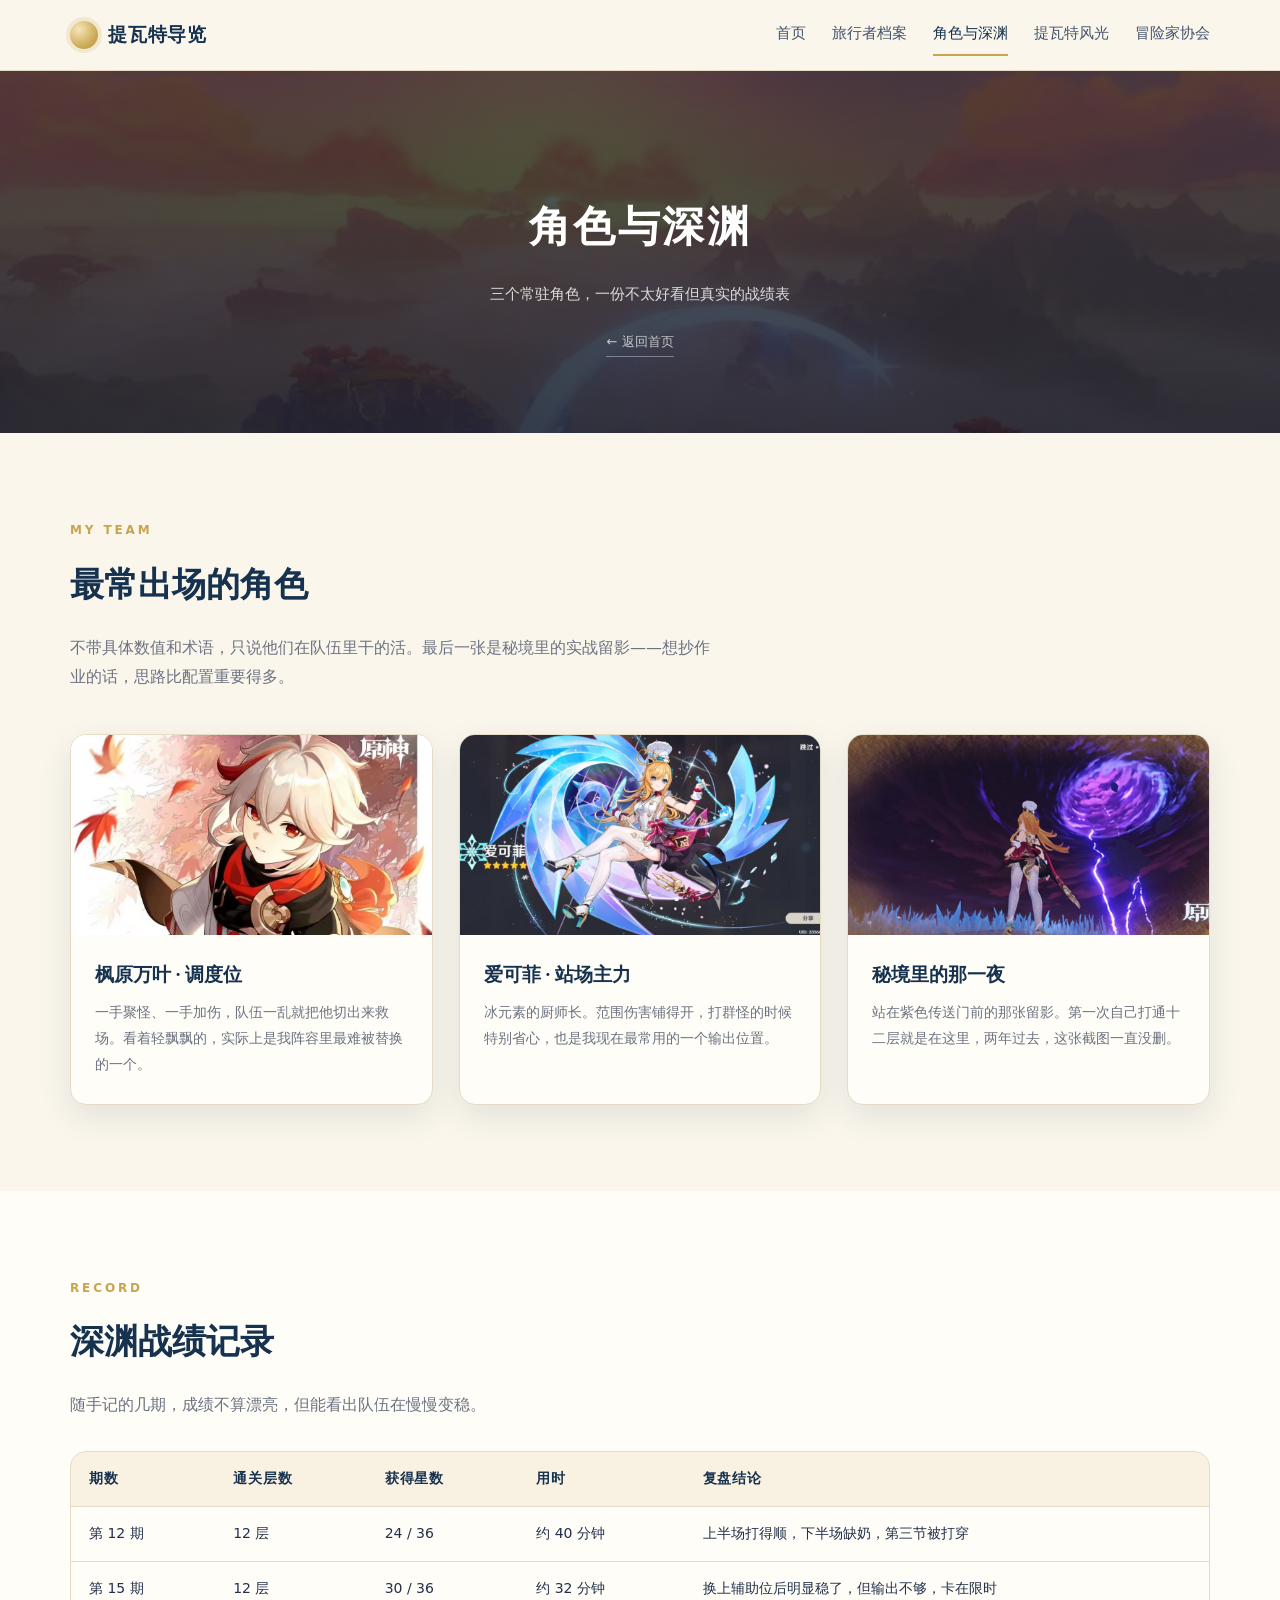
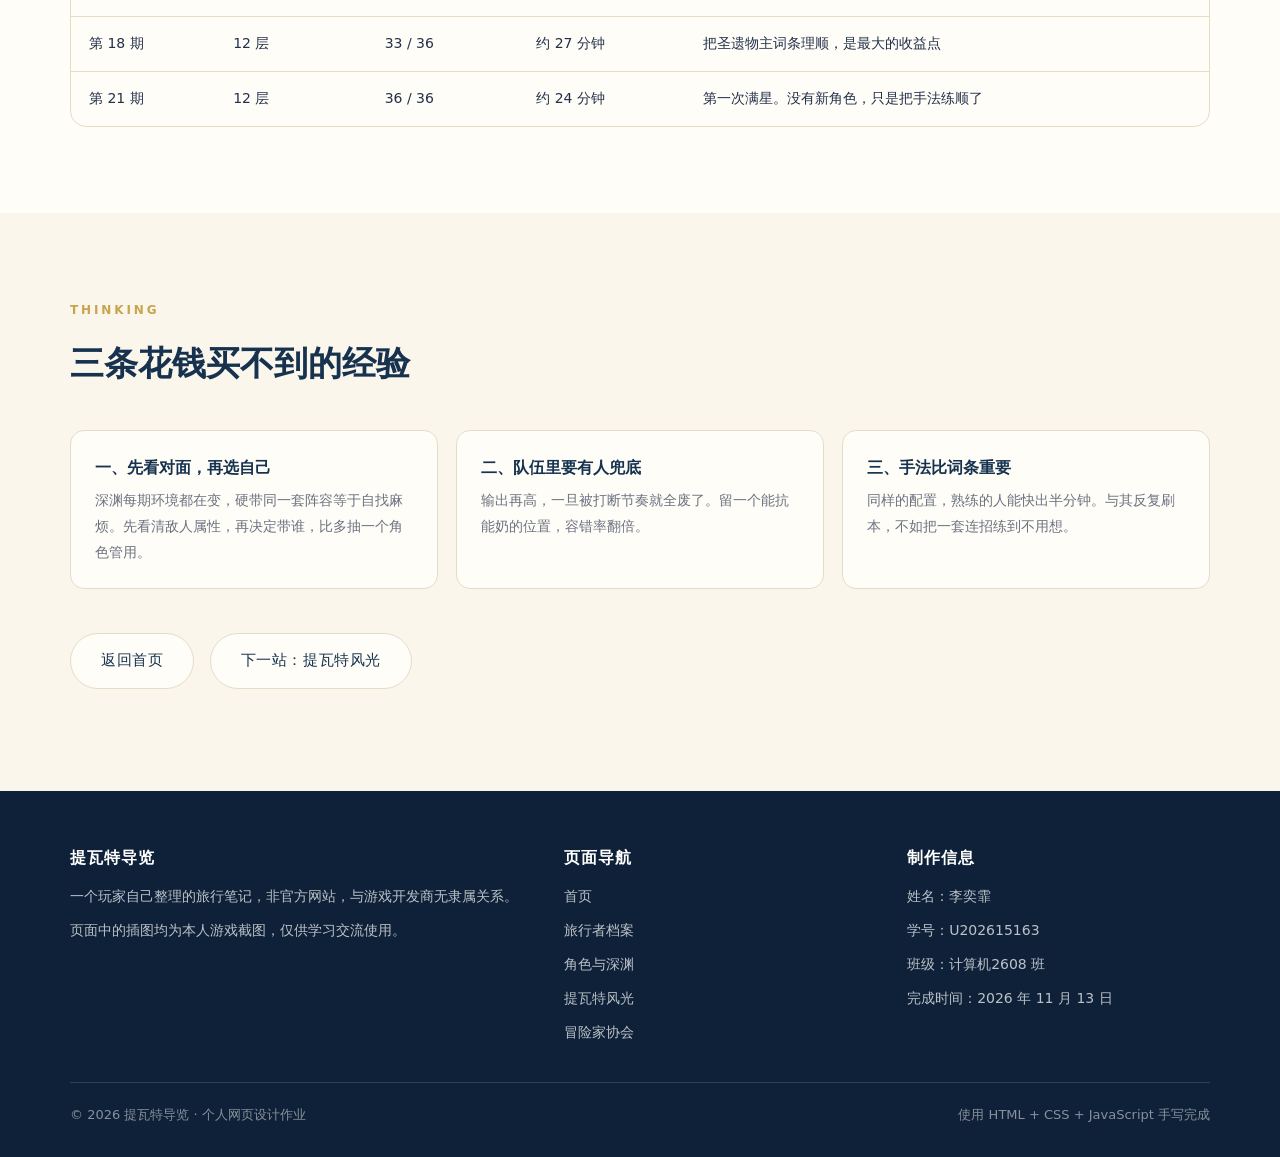
<file: web/hobby.html>
<!DOCTYPE html>
<html lang="zh-CN">
<head>
  <meta charset="UTF-8">
  <meta name="viewport" content="width=device-width, initial-scale=1">
  <title>角色与深渊 · 提瓦特导览</title>
  <meta name="description" content="常驻队伍的三个角色、深渊战绩记录与配队思路。">
  <link rel="stylesheet" href="style.css">
</head>
<body>

<header class="nav">
  <div class="container nav-inner">
    <a class="brand" href="../index.html"><span class="brand-mark"></span>提瓦特导览</a>
    <nav class="nav-links">
      <a href="../index.html">首页</a>
      <a href="about.html">旅行者档案</a>
      <a href="hobby.html" class="active">角色与深渊</a>
      <a href="gallery.html">提瓦特风光</a>
      <a href="contact.html">冒险家协会</a>
    </nav>
  </div>
</header>

<section class="page-head">
  <div class="container inner">
    <h1>角色与深渊</h1>
    <p>三个常驻角色，一份不太好看但真实的战绩表</p>
    <a class="crumb" href="../index.html">← 返回首页</a>
  </div>
</section>

<!-- 角色三卡 -->
<section class="section">
  <div class="container">
    <p class="eyebrow">MY TEAM</p>
    <h2 class="section-title">最常出场的角色</h2>
    <p class="section-sub">不带具体数值和术语，只说他们在队伍里干的活。最后一张是秘境里的实战留影——想抄作业的话，思路比配置重要得多。</p>

    <div class="cards reveal">
      <div class="card">
        <img src="../image/char1.jpg" alt="枫原万叶">
        <div class="card-body">
          <h3>枫原万叶 · 调度位</h3>
          <p>一手聚怪、一手加伤，队伍一乱就把他切出来救场。看着轻飘飘的，实际上是我阵容里最难被替换的一个。</p>
        </div>
      </div>

      <div class="card">
        <img src="../image/char2.jpg" alt="爱可菲">
        <div class="card-body">
          <h3>爱可菲 · 站场主力</h3>
          <p>冰元素的厨师长。范围伤害铺得开，打群怪的时候特别省心，也是我现在最常用的一个输出位置。</p>
        </div>
      </div>

      <div class="card">
        <img src="../image/char3.jpg" alt="秘境里的实战截图">
        <div class="card-body">
          <h3>秘境里的那一夜</h3>
          <p>站在紫色传送门前的那张留影。第一次自己打通十二层就是在这里，两年过去，这张截图一直没删。</p>
        </div>
      </div>
    </div>
  </div>
</section>

<!-- 战绩表 -->
<section class="section alt">
  <div class="container">
    <p class="eyebrow">RECORD</p>
    <h2 class="section-title">深渊战绩记录</h2>
    <p class="section-sub">随手记的几期，成绩不算漂亮，但能看出队伍在慢慢变稳。</p>

    <div class="table-wrap reveal">
      <table>
        <thead>
          <tr>
            <th>期数</th>
            <th>通关层数</th>
            <th>获得星数</th>
            <th>用时</th>
            <th>复盘结论</th>
          </tr>
        </thead>
        <tbody>
          <tr>
            <td>第 12 期</td>
            <td>12 层</td>
            <td>24 / 36</td>
            <td>约 40 分钟</td>
            <td>上半场打得顺，下半场缺奶，第三节被打穿</td>
          </tr>
          <tr>
            <td>第 15 期</td>
            <td>12 层</td>
            <td>30 / 36</td>
            <td>约 32 分钟</td>
            <td>换上辅助位后明显稳了，但输出不够，卡在限时</td>
          </tr>
          <tr>
            <td>第 18 期</td>
            <td>12 层</td>
            <td>33 / 36</td>
            <td>约 27 分钟</td>
            <td>把圣遗物主词条理顺，是最大的收益点</td>
          </tr>
          <tr>
            <td>第 21 期</td>
            <td>12 层</td>
            <td>36 / 36</td>
            <td>约 24 分钟</td>
            <td>第一次满星。没有新角色，只是把手法练顺了</td>
          </tr>
        </tbody>
      </table>
    </div>
  </div>
</section>

<!-- 配队思路 -->
<section class="section">
  <div class="container">
    <p class="eyebrow">THINKING</p>
    <h2 class="section-title">三条花钱买不到的经验</h2>

    <div class="mini-list reveal">
      <div class="mini">
        <h4>一、先看对面，再选自己</h4>
        <p>深渊每期环境都在变，硬带同一套阵容等于自找麻烦。先看清敌人属性，再决定带谁，比多抽一个角色管用。</p>
      </div>
      <div class="mini">
        <h4>二、队伍里要有人兜底</h4>
        <p>输出再高，一旦被打断节奏就全废了。留一个能抗能奶的位置，容错率翻倍。</p>
      </div>
      <div class="mini">
        <h4>三、手法比词条重要</h4>
        <p>同样的配置，熟练的人能快出半分钟。与其反复刷本，不如把一套连招练到不用想。</p>
      </div>
    </div>

    <p style="margin-top:44px">
      <a class="btn btn-line" href="../index.html">返回首页</a>
      <a class="btn btn-line" href="gallery.html" style="margin-left:10px">下一站：提瓦特风光</a>
    </p>
  </div>
</section>

<footer class="footer">
  <div class="container">
    <div class="footer-inner">
      <div>
        <h4>提瓦特导览</h4>
        <p>一个玩家自己整理的旅行笔记，非官方网站，与游戏开发商无隶属关系。</p>
        <p>页面中的插图均为本人游戏截图，仅供学习交流使用。</p>
      </div>
      <div>
        <h4>页面导航</h4>
        <div class="footer-links">
          <a href="../index.html">首页</a>
          <a href="about.html">旅行者档案</a>
          <a href="hobby.html">角色与深渊</a>
          <a href="gallery.html">提瓦特风光</a>
          <a href="contact.html">冒险家协会</a>
        </div>
      </div>
      <div>
        <h4>制作信息</h4>
        <p>姓名：李奕霏</p>
        <p>学号：U202615163</p>
        <p>班级：计算机2608 班</p>
        <p>完成时间：2026 年 11 月 13 日</p>
      </div>
    </div>
    <div class="footer-bottom">
      <span>© 2026 提瓦特导览 · 个人网页设计作业</span>
      <span>使用 HTML + CSS + JavaScript 手写完成</span>
    </div>
  </div>
</footer>

<button id="toTop" title="回到顶部">↑</button>
<script src="main.js"></script>
</body>
</html>
</file>
<file: web/style.css>
/* ============================================================
   提瓦特导览 · 全站样式
   配色：深靛蓝（夜空/岩层） + 鎏金（元素/装饰） + 米白（羊皮纸）
   ============================================================ */

:root {
  --navy: #16324f;
  --navy-deep: #0e2138;
  --ink: #22304a;
  --gold: #c8a44d;
  --gold-soft: #e8d7a6;
  --cream: #faf6ec;
  --paper: #fffdf7;
  --muted: #6b7280;
  --line: #e6dcc6;
  --shadow: 0 12px 32px rgba(22, 50, 79, .10);
  --radius: 16px;
  --serif: "Songti SC", "STZhongsong", "SimSun", "Noto Serif SC", serif;
  --sans: "Microsoft YaHei", "PingFang SC", system-ui, -apple-system, sans-serif;
}

* { box-sizing: border-box; }

html { scroll-behavior: smooth; }

body {
  margin: 0;
  font-family: var(--sans);
  color: var(--ink);
  background: var(--cream);
  line-height: 1.85;
  -webkit-font-smoothing: antialiased;
}

h1, h2, h3, h4 { font-family: var(--serif); margin: 0; color: var(--navy); }
p { margin: 0 0 1em; }
a { color: inherit; text-decoration: none; }
img { display: block; max-width: 100%; }
figure { margin: 0; }
ul { margin: 0; padding: 0; }

.container { width: min(1140px, 90%); margin-inline: auto; }

/* ---------- 顶部导航 ---------- */
.nav {
  position: sticky; top: 0; z-index: 50;
  background: rgba(250, 246, 236, .93);
  backdrop-filter: blur(10px);
  border-bottom: 1px solid var(--line);
}
.nav-inner {
  display: flex; align-items: center; justify-content: space-between;
  height: 70px;
}
.brand {
  display: flex; align-items: center; gap: 10px;
  font-family: var(--serif); font-size: 19px; font-weight: 700; color: var(--navy);
  letter-spacing: .04em;
}
.brand-mark {
  width: 28px; height: 28px; border-radius: 50%; flex: 0 0 auto;
  background: radial-gradient(circle at 32% 30%, #f6e6b8, var(--gold) 70%);
  box-shadow: 0 0 0 4px rgba(200, 164, 77, .16);
}
.nav-links { display: flex; gap: 26px; font-size: 15px; }
.nav-links a {
  padding: 6px 0; color: #44536d; border-bottom: 2px solid transparent;
  transition: color .2s, border-color .2s;
}
.nav-links a:hover, .nav-links a.active { color: var(--navy); border-bottom-color: var(--gold); }

/* ---------- 首页大图 ---------- */
.hero {
  position: relative;
  min-height: clamp(520px, 72vh, 780px);
  display: grid; place-items: center; text-align: center;
  color: #fff; overflow: hidden;
}
.hero::before {
  content: ""; position: absolute; inset: 0;
  background: url("../image/banner.jpg") center/cover no-repeat;
  transform: scale(1.03);
}
.hero::after {
  content: ""; position: absolute; inset: 0;
  background: linear-gradient(180deg, rgba(10, 22, 38, .58), rgba(10, 22, 38, .78));
}
.hero-inner { position: relative; z-index: 2; padding: 110px 0 96px; }
.hero h1 {
  color: #fff; font-size: clamp(32px, 6vw, 58px); letter-spacing: .08em;
  text-shadow: 0 4px 22px rgba(0, 0, 0, .35);
}
.hero .sub {
  margin: 20px auto 32px; max-width: 48ch;
  font-size: clamp(14px, 1.6vw, 17px); color: rgba(255, 255, 255, .88);
}
.hero .tag {
  display: inline-block; margin-bottom: 22px; padding: 6px 18px;
  border: 1px solid rgba(232, 215, 166, .6); border-radius: 999px;
  font-size: 12px; letter-spacing: .26em; color: var(--gold-soft);
}

/* ---------- 按钮 ---------- */
.btn {
  display: inline-block; padding: 13px 30px; border-radius: 999px;
  font-size: 15px; letter-spacing: .04em; transition: all .25s;
  border: 1px solid transparent;
}
.btn-gold { background: var(--gold); color: #2b2411; font-weight: 700; }
.btn-gold:hover { background: #d9ba62; transform: translateY(-2px); }
.btn-ghost { border-color: rgba(255, 255, 255, .6); color: #fff; margin-left: 12px; }
.btn-ghost:hover { background: rgba(255, 255, 255, .14); }
.btn-line { border-color: var(--line); color: var(--navy); background: var(--paper); }
.btn-line:hover { border-color: var(--gold); color: var(--gold); }

/* ---------- 通用区块 ---------- */
.section { padding: 86px 0; }
.section.alt { background: var(--paper); }
.eyebrow {
  font-size: 12px; letter-spacing: .24em; color: var(--gold);
  font-weight: 700; margin-bottom: 12px;
}
.section-title { font-size: clamp(24px, 3vw, 34px); margin-bottom: 16px; }
.section-sub { color: var(--muted); max-width: 64ch; margin: 0; }
.center { text-align: center; }
.center .section-sub { margin: 0 auto; }

/* ---------- 数据条 ---------- */
.stats {
  display: grid; grid-template-columns: repeat(auto-fit, minmax(160px, 1fr));
  gap: 30px; margin-top: 48px; text-align: center;
}
.stat b {
  display: block; font-family: var(--serif); font-size: 40px;
  color: var(--navy); line-height: 1.2;
}
.stat span { font-size: 13px; color: var(--muted); letter-spacing: .1em; }

/* ---------- 七国卡片 ---------- */
.nations {
  display: grid; grid-template-columns: repeat(auto-fit, minmax(140px, 1fr));
  gap: 16px; margin-top: 40px;
}
.nation {
  background: var(--cream); border: 1px solid var(--line);
  border-radius: 14px; padding: 26px 16px 22px; text-align: center;
  transition: transform .25s, box-shadow .25s;
}
.nation:hover { transform: translateY(-5px); box-shadow: var(--shadow); }
.nation .elem {
  width: 36px; height: 36px; border-radius: 50%; margin: 0 auto 14px;
  box-shadow: 0 0 0 5px rgba(22, 50, 79, .05);
}
.nation h3 { font-size: 17px; margin-bottom: 4px; }
.nation p { margin: 0; font-size: 13px; color: var(--muted); }

/* ---------- 入口卡片 ---------- */
.cards {
  display: grid; grid-template-columns: repeat(auto-fit, minmax(260px, 1fr));
  gap: 26px; margin-top: 42px;
}
.card {
  background: var(--paper); border: 1px solid var(--line);
  border-radius: var(--radius); overflow: hidden; box-shadow: var(--shadow);
  display: flex; flex-direction: column;
  transition: transform .3s, box-shadow .3s;
}
.card:hover { transform: translateY(-6px); box-shadow: 0 18px 40px rgba(22, 50, 79, .16); }
.card img { width: 100%; height: 200px; object-fit: cover; }
.card-body { padding: 22px 24px 26px; display: flex; flex-direction: column; flex: 1; }
.card h3 { font-size: 19px; margin-bottom: 8px; }
.card p { font-size: 14px; color: var(--muted); flex: 1; margin: 0; }
.card .more { margin-top: 16px; font-size: 14px; font-weight: 700; color: var(--gold); }

/* ---------- 子页面页头 ---------- */
.page-head {
  position: relative; padding: 118px 0 76px; text-align: center;
  color: #fff; overflow: hidden;
}
.page-head::before {
  content: ""; position: absolute; inset: 0;
  background: url("../image/banner.jpg") center/cover no-repeat;
}
.page-head::after {
  content: ""; position: absolute; inset: 0;
  background: linear-gradient(180deg, rgba(10, 22, 38, .64), rgba(10, 22, 38, .8));
}
.page-head .inner { position: relative; z-index: 2; }
.page-head h1 { color: #fff; font-size: clamp(26px, 4vw, 42px); letter-spacing: .06em; }
.page-head p { margin: 14px 0 0; color: rgba(255, 255, 255, .82); font-size: 15px; }
.crumb {
  display: inline-block; margin-top: 22px; font-size: 13px;
  color: rgba(255, 255, 255, .7); border-bottom: 1px solid rgba(255, 255, 255, .35);
  padding-bottom: 2px;
}
.crumb:hover { color: #fff; border-color: var(--gold); }

/* ---------- 图文分栏 ---------- */
.split {
  display: grid; grid-template-columns: 1fr 1fr;
  gap: 52px; align-items: center;
}
.split-media { border-radius: var(--radius); overflow: hidden; box-shadow: var(--shadow); }
.split-media img { width: 100%; height: 100%; max-height: 470px; object-fit: cover; }
.split h2 { font-size: clamp(22px, 2.6vw, 30px); margin-bottom: 18px; }
.split p { color: #40506a; }

/* ---------- 时间轴 ---------- */
.timeline { position: relative; margin-top: 34px; padding-left: 28px; border-left: 2px solid var(--line); }
.timeline li { list-style: none; position: relative; padding: 0 0 30px 10px; }
.timeline li:last-child { padding-bottom: 0; }
.timeline li::before {
  content: ""; position: absolute; left: -34px; top: 9px;
  width: 12px; height: 12px; border-radius: 50%;
  background: var(--gold); box-shadow: 0 0 0 4px var(--cream);
}
.timeline span { display: block; font-size: 12px; letter-spacing: .14em; color: var(--gold); }
.timeline b { display: block; font-family: var(--serif); font-size: 17px; color: var(--navy); margin: 2px 0 4px; }
.timeline p { margin: 0; font-size: 14px; color: var(--muted); }

/* ---------- 表格 ---------- */
.table-wrap {
  margin-top: 32px; overflow-x: auto;
  border: 1px solid var(--line); border-radius: var(--radius); background: var(--paper);
}
table { width: 100%; border-collapse: collapse; font-size: 14px; }
th, td { padding: 14px 18px; text-align: left; border-bottom: 1px solid var(--line); white-space: nowrap; }
th {
  background: rgba(200, 164, 77, .12); color: var(--navy);
  font-family: var(--serif); letter-spacing: .06em;
}
tbody tr:last-child td { border-bottom: none; }
tbody tr:hover { background: rgba(200, 164, 77, .06); }

/* ---------- 图片墙 ---------- */
.gallery {
  display: grid; grid-template-columns: repeat(auto-fill, minmax(280px, 1fr));
  gap: 20px; margin-top: 42px;
}
.shot { position: relative; border-radius: 14px; overflow: hidden; box-shadow: var(--shadow); background: #000; }
.shot img { width: 100%; height: 235px; object-fit: cover; transition: transform .55s ease; }
.shot:hover img { transform: scale(1.07); }
.shot figcaption {
  position: absolute; left: 0; right: 0; bottom: 0;
  padding: 30px 18px 14px; font-size: 14px; color: #fff;
  background: linear-gradient(transparent, rgba(0, 0, 0, .76));
}

/* ---------- 表单 ---------- */
.form { display: grid; gap: 16px; margin-top: 26px; }
.form label { font-size: 14px; font-weight: 700; color: var(--navy); }
.form input, .form textarea {
  width: 100%; padding: 12px 14px; font-family: inherit; font-size: 14px;
  color: var(--ink); background: var(--paper);
  border: 1px solid var(--line); border-radius: 10px;
}
.form input:focus, .form textarea:focus {
  outline: none; border-color: var(--gold);
  box-shadow: 0 0 0 3px rgba(200, 164, 77, .18);
}
.form textarea { min-height: 130px; resize: vertical; }

/* ---------- 小卡片列表 ---------- */
.mini-list { display: grid; grid-template-columns: repeat(auto-fit, minmax(200px, 1fr)); gap: 18px; margin-top: 34px; }
.mini {
  background: var(--paper); border: 1px solid var(--line);
  border-radius: 14px; padding: 22px 24px;
}
.mini h4 { font-size: 16px; margin-bottom: 6px; }
.mini p { margin: 0; font-size: 14px; color: var(--muted); }

/* ---------- 页脚 ---------- */
.footer { background: var(--navy-deep); color: rgba(255, 255, 255, .72); padding: 52px 0 30px; }
.footer h4 { color: #fff; font-size: 16px; margin-bottom: 12px; letter-spacing: .06em; }
.footer p { font-size: 14px; margin: 0 0 8px; }
.footer a { transition: color .2s; }
.footer a:hover { color: var(--gold); }
.footer-inner { display: grid; grid-template-columns: 1.5fr 1fr 1fr; gap: 40px; }
.footer-links { display: grid; gap: 8px; font-size: 14px; }
.footer-bottom {
  margin-top: 36px; padding-top: 20px; font-size: 13px;
  border-top: 1px solid rgba(255, 255, 255, .14);
  display: flex; justify-content: space-between; gap: 14px; flex-wrap: wrap;
  color: rgba(255, 255, 255, .5);
}

/* ---------- 返回顶部 ---------- */
#toTop {
  position: fixed; right: 24px; bottom: 24px; z-index: 60;
  width: 46px; height: 46px; border: none; border-radius: 50%; cursor: pointer;
  background: var(--navy); color: #fff; font-size: 18px; line-height: 1;
  box-shadow: 0 10px 24px rgba(14, 33, 56, .3);
  opacity: 0; pointer-events: none; transition: opacity .3s, transform .3s;
}
#toTop.show { opacity: 1; pointer-events: auto; }
#toTop:hover { transform: translateY(-3px); }

/* ---------- 滚动淡入（渐进增强） ---------- */
.js .reveal { opacity: 0; transform: translateY(24px); transition: opacity .7s ease, transform .7s ease; }
.js .reveal.in { opacity: 1; transform: none; }

@media (prefers-reduced-motion: reduce) {
  .js .reveal { opacity: 1; transform: none; transition: none; }
  html { scroll-behavior: auto; }
}

/* ---------- 响应式 ---------- */
@media (max-width: 900px) {
  .split { grid-template-columns: 1fr; gap: 30px; }
  .footer-inner { grid-template-columns: 1fr 1fr; }
  .nav-links { gap: 18px; font-size: 14px; }
  .section { padding: 64px 0; }
}

@media (max-width: 680px) {
  .nav-inner { height: auto; padding: 12px 0; flex-direction: column; gap: 10px; }
  .nav-links { flex-wrap: wrap; justify-content: center; gap: 14px; font-size: 13px; }
  .hero { min-height: 68vh; }
  .hero-inner { padding: 84px 0 72px; }
  .btn-ghost { margin: 12px 0 0; }
  .section { padding: 52px 0; }
  .footer-inner { grid-template-columns: 1fr; gap: 28px; }
  .shot img { height: 200px; }
}
</file>
